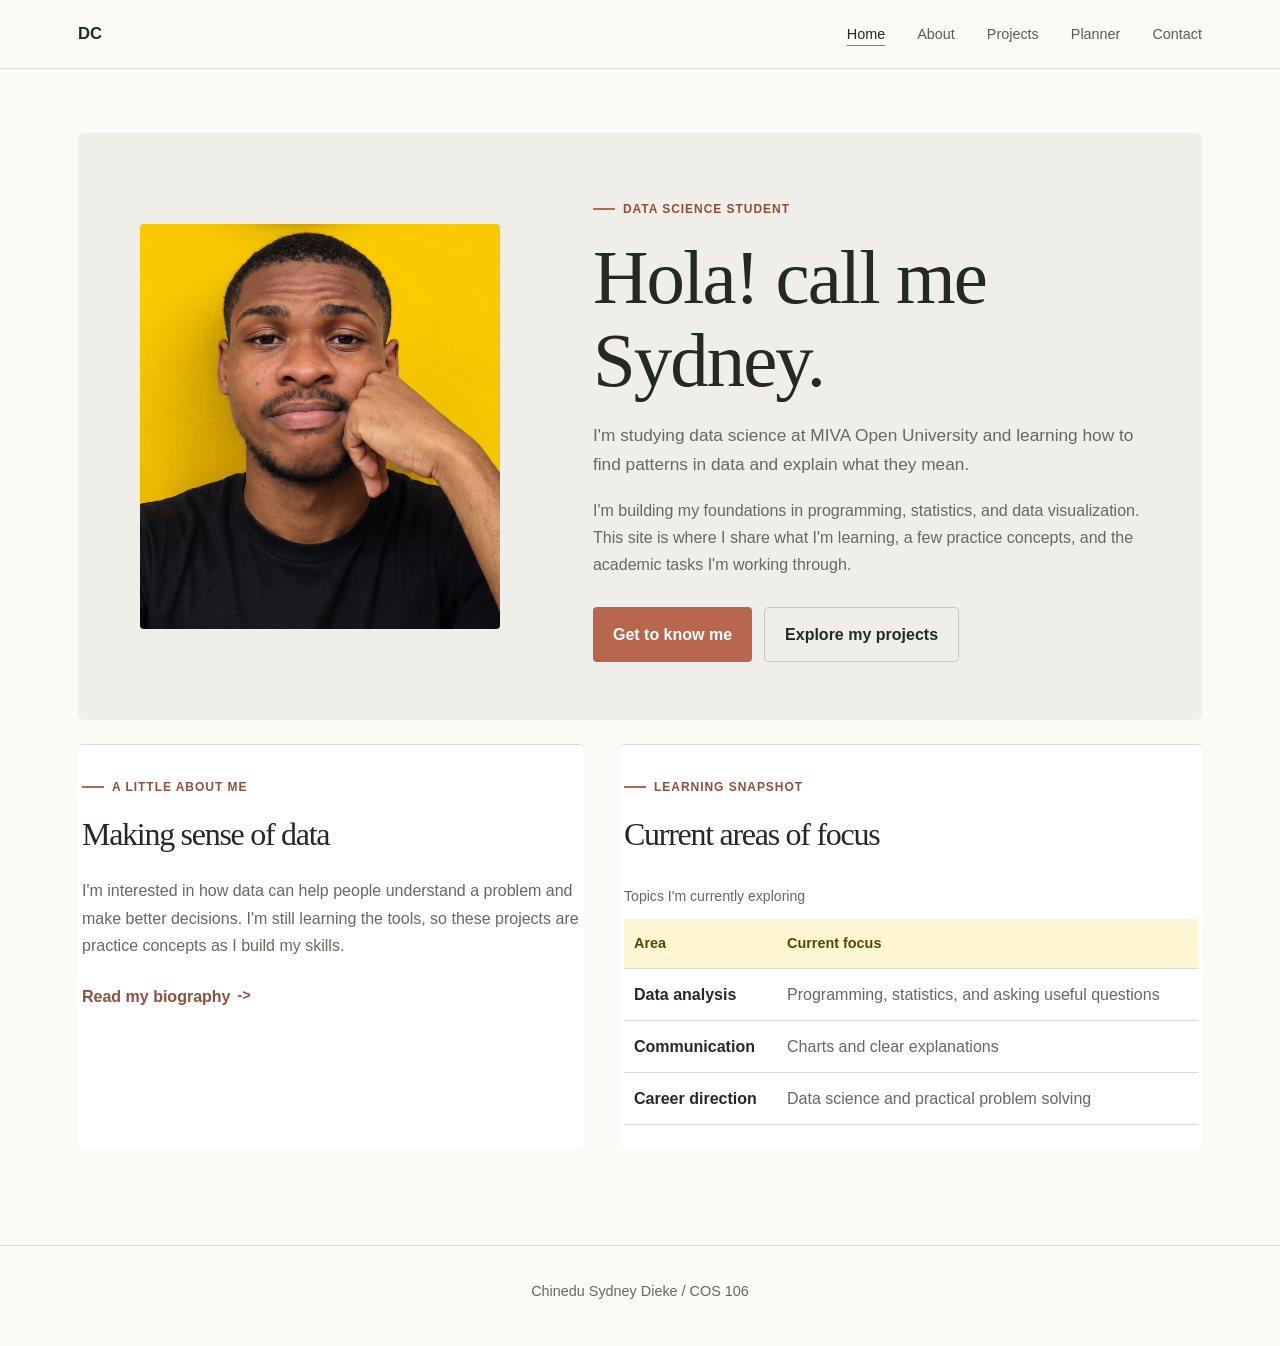
<file: index.html>
<!DOCTYPE html>
<html lang="en">
  <head>
    <meta charset="UTF-8" />
    <meta name="viewport" content="width=device-width, initial-scale=1.0" />
    <meta name="description" content="Chinedu Sydney Dieke's data science student portfolio." />
    <title>Chinedu Sydney Dieke | Data Science Student</title>
    <link rel="stylesheet" href="css/styles.css" />
  </head>
  <body>
    <header class="topbar">
      <nav class="nav" aria-label="Main navigation">
        <a class="brand" href="index.html">DC</a>
        <div class="nav-links">
          <a href="index.html" aria-current="page">Home</a>
          <a href="views/about.html">About</a>
          <a href="views/project.html">Projects</a>
          <a href="views/academic-planner.html">Planner</a>
          <a href="views/contact.html">Contact</a>
        </div>
      </nav>
    </header>

    <main class="container">
      <section class="hero home-hero" aria-labelledby="welcome-heading">
        <img class="profile-img" src="assets/images/dieke-portrait.png" alt="Portrait of Chinedu Sydney Dieke" />
        <div>
          <span class="eyebrow">Data science student</span>
          <h1 id="welcome-heading">Hola! call me Sydney.</h1>
          <p class="lead">I'm studying data science at MIVA Open University and learning how to find patterns in data and explain what they mean.</p>
          <p>I'm building my foundations in programming, statistics, and data visualization. This site is where I share what I'm learning, a few practice concepts, and the academic tasks I'm working through.</p>
          <div class="cta-group">
            <a class="btn btn-primary" href="views/about.html">Get to know me</a>
            <a class="btn btn-secondary" href="views/project.html">Explore my projects</a>
          </div>
        </div>
      </section>

      <section class="home-details" aria-label="Profile and learning resources">
        <article class="card">
          <span class="eyebrow">A little about me</span>
          <h2>Making sense of data</h2>
          <p>I'm interested in how data can help people understand a problem and make better decisions. I'm still learning the tools, so these projects are practice concepts as I build my skills.</p>
          <a class="project-link" href="views/about.html">Read my biography</a>
        </article>
        <article class="card">
          <span class="eyebrow">Learning snapshot</span>
          <h2>Current areas of focus</h2>
          <div class="table-wrap">
            <table>
              <caption>Topics I'm currently exploring</caption>
              <thead><tr><th scope="col">Area</th><th scope="col">Current focus</th></tr></thead>
              <tbody>
                <tr><th scope="row">Data analysis</th><td>Programming, statistics, and asking useful questions</td></tr>
                <tr><th scope="row">Communication</th><td>Charts and clear explanations</td></tr>
                <tr><th scope="row">Career direction</th><td>Data science and practical problem solving</td></tr>
              </tbody>
            </table>
          </div>
        </article>
      </section>

    </main>
    <footer class="site-footer"><p>Chinedu Sydney Dieke / COS 106</p></footer>
  </body>
</html>
</file>
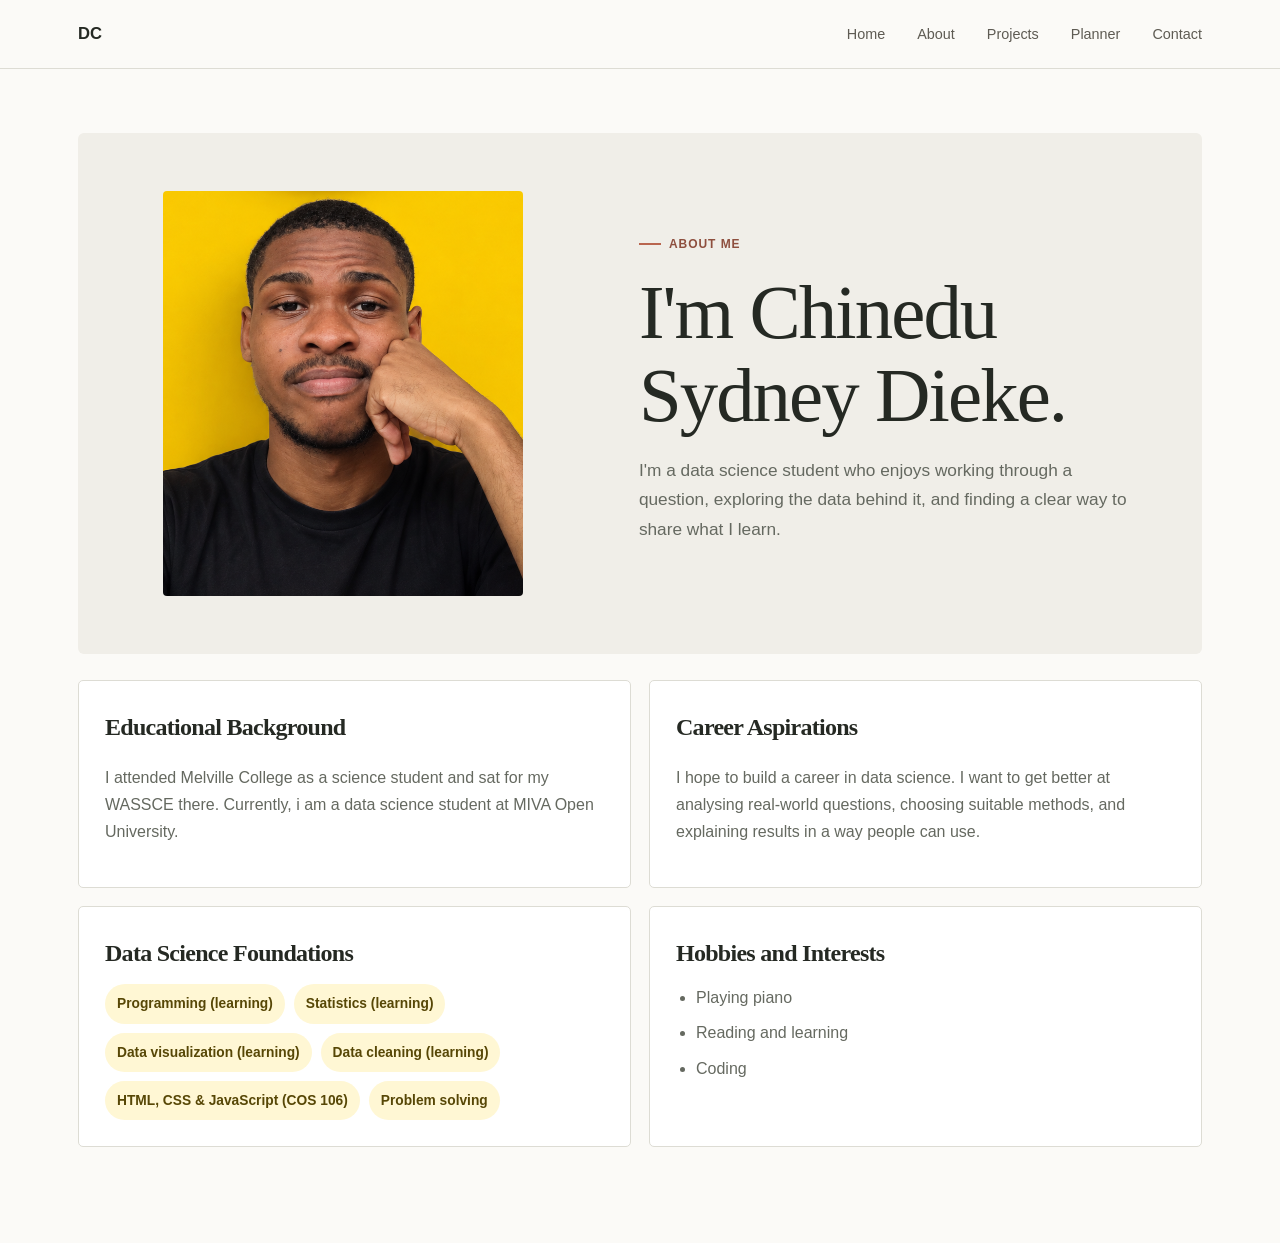
<file: views/about.html>
<!DOCTYPE html>
<html lang="en">
  <head>
    <meta charset="UTF-8" />
    <meta name="viewport" content="width=device-width, initial-scale=1.0" />
    <meta name="description" content="About Chinedu Sydney Dieke, a data science student at MIVA Open University." />
    <title>About Chinedu Sydney Dieke</title>
    <link rel="stylesheet" href="../css/styles.css" />
  </head>
  <body>
    <header class="topbar">
      <nav class="nav">
        <a class="brand" href="../index.html">DC</a>
        <div class="nav-links">
          <a href="../index.html">Home</a>
          <a href="about.html">About</a>
          <a href="project.html">Projects</a>
          <a href="academic-planner.html">Planner</a>
          <a href="contact.html">Contact</a>
        </div>
      </nav>
    </header>

    <main class="container">
      <section class="hero">
        <img class="hero-image" src="../assets/images/dieke-portrait.png" alt="Portrait of Chinedu Sydney Dieke" />
        <div>
          <span class="eyebrow">About Me</span>
          <h1>I'm Chinedu Sydney Dieke.</h1>
          <p class="lead">I'm a data science student who enjoys working through a question, exploring the data behind it, and finding a clear way to share what I learn.</p>
        </div>
      </section>

      <section class="grid">
        <article class="card">
          <h2>Educational Background</h2>
          <p>
            I attended Melville College as a science student and sat for my WASSCE there. Currently, i am a data science student at MIVA Open University.
          </p>
        </article>

        <article class="card">
          <h2>Career Aspirations</h2>
          <p>
            I hope to build a career in data science. I want to get better at analysing real-world
            questions, choosing suitable methods, and explaining results in a way people can use.
          </p>
        </article>

        <article class="card">
          <h2>Data Science Foundations</h2>
          <div class="skills">
            <span class="skill-pill">Programming (learning)</span>
            <span class="skill-pill">Statistics (learning)</span>
            <span class="skill-pill">Data visualization (learning)</span>
            <span class="skill-pill">Data cleaning (learning)</span>
            <span class="skill-pill">HTML, CSS &amp; JavaScript (COS 106)</span>
            <span class="skill-pill">Problem solving</span>
          </div>
        </article>

        <article class="card">
          <h2>Hobbies and Interests</h2>
          <ul>
            <li>Playing piano</li>
            <li>Reading and learning</li>
            <li>Coding</li>
          </ul>
        </article>
      </section>
    </main>
  </body>
</html>
</file>
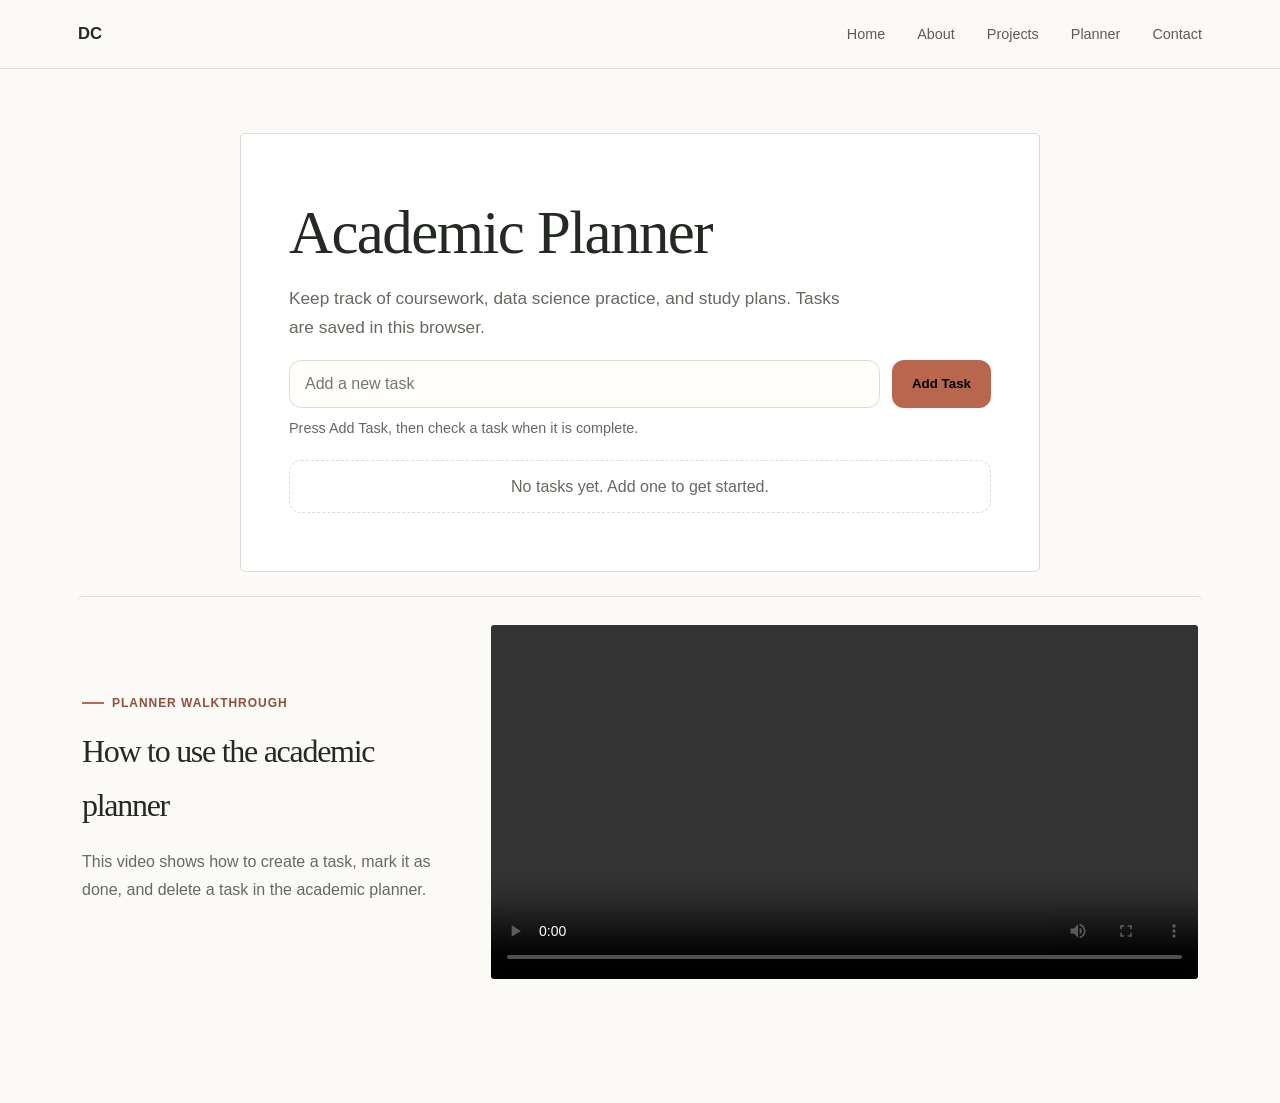
<file: views/academic-planner.html>
<!DOCTYPE html>
<html lang="en">
  <head>
    <meta charset="UTF-8" />
    <meta name="viewport" content="width=device-width, initial-scale=1.0" />
    <title>Academic Planner</title>
    <link rel="stylesheet" href="../css/styles.css" />
  </head>
  <body>
    <header class="topbar">
      <nav class="nav">
        <a class="brand" href="../index.html">DC</a>
        <div class="nav-links">
          <a href="../index.html">Home</a>
          <a href="about.html">About</a>
          <a href="project.html">Projects</a>
          <a href="academic-planner.html">Planner</a>
          <a href="contact.html">Contact</a>
        </div>
      </nav>
    </header>

    <main class="container">
      <div class="planner-box">
        <h1>Academic Planner</h1>

        <p class="lead">Keep track of coursework, data science practice, and study plans. Tasks are saved in this browser.</p>
        <form id="task-form">
          <label class="visually-hidden" for="task-input">New academic task</label>
          <input type="text" id="task-input" placeholder="Add a new task" aria-describedby="planner-help" />
          <button class="add-btn" type="submit">Add Task</button>
        </form>
        <p id="planner-help" class="muted-note">Press Add Task, then check a task when it is complete.</p>

        <ul id="task-list" aria-live="polite"></ul>
      </div>

      <section class="media-section card" aria-labelledby="planner-video-heading">
        <div>
          <span class="eyebrow">Planner walkthrough</span>
          <h2 id="planner-video-heading">How to use the academic planner</h2>
          <p>This video shows how to create a task, mark it as done, and delete a task in the academic planner.</p>
        </div>
        <video controls preload="metadata" aria-label="Academic planner walkthrough showing how to create, complete, and delete tasks">
          <source src="../Academic%20Planner%20and%204%20more%20pages%20-%20School%20-%20Microsoft%E2%80%8B%20Edge%202026-11-03%2015-30-14.mp4" type="video/mp4" />
          Your browser does not support video playback.
        </video>
      </section>
    </main>

    <script src="../js/script.js"></script>
  </body>
</html>
</file>
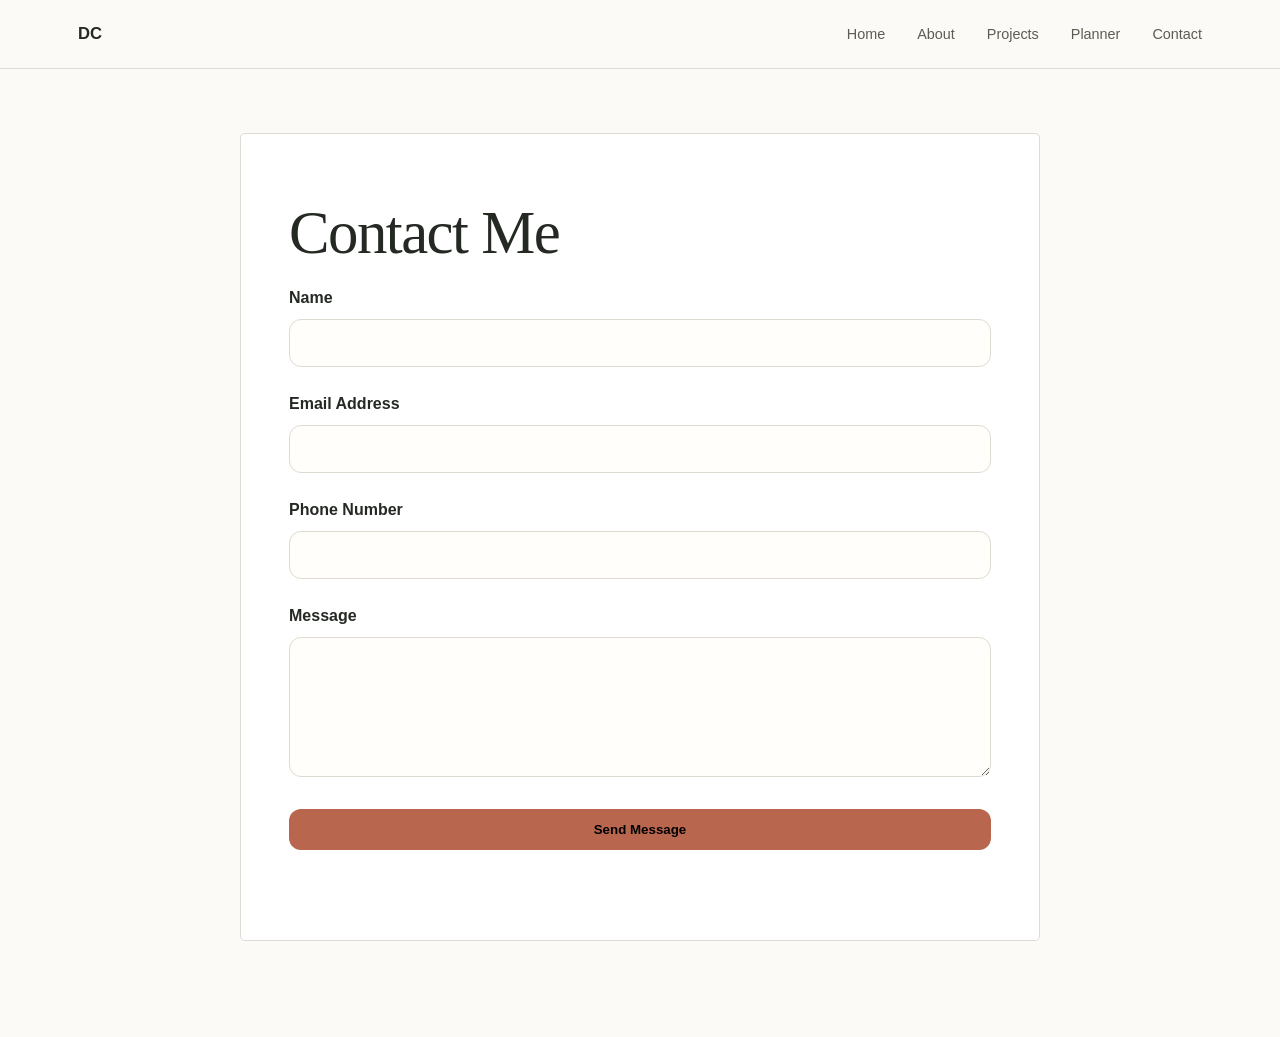
<file: views/contact.html>
<!DOCTYPE html>
<html lang="en">
  <head>
    <meta charset="UTF-8" />
    <meta name="viewport" content="width=device-width, initial-scale=1.0" />
    <title>Contact Me</title>
    <link rel="stylesheet" href="../css/styles.css" />
  </head>
  <body>
    <header class="topbar">
      <nav class="nav">
        <a class="brand" href="../index.html">DC</a>
        <div class="nav-links">
          <a href="../index.html">Home</a>
          <a href="about.html">About</a>
          <a href="project.html">Projects</a>
          <a href="academic-planner.html">Planner</a>
          <a href="contact.html">Contact</a>
        </div>
      </nav>
    </header>

    <main class="container">
      <div class="contact-box">
        <h1>Contact Me</h1>

        <form id="contact-form" novalidate>
          <div>
            <label for="name">Name</label>
            <input type="text" id="name" name="name" autocomplete="name" aria-describedby="name-error" required />
            <span id="name-error" class="field-error" aria-live="polite"></span>
          </div>

          <div>
            <label for="email">Email Address</label>
            <input type="email" id="email" name="email" autocomplete="email" aria-describedby="email-error" required />
            <span id="email-error" class="field-error" aria-live="polite"></span>
          </div>

          <div>
            <label for="phone">Phone Number</label>
            <input type="tel" id="phone" name="phone" inputmode="numeric" autocomplete="tel" aria-describedby="phone-error" required />
            <span id="phone-error" class="field-error" aria-live="polite"></span>
          </div>

          <div>
            <label for="message">Message</label>
            <textarea id="message" name="message" rows="5" aria-describedby="message-error" required></textarea>
            <span id="message-error" class="field-error" aria-live="polite"></span>
          </div>

          <button type="submit">Send Message</button>
          <p id="form-status" class="form-status" role="status" aria-live="polite"></p>
        </form>
      </div>
    </main>

    <script src="../js/script.js"></script>
  </body>
</html>
</file>
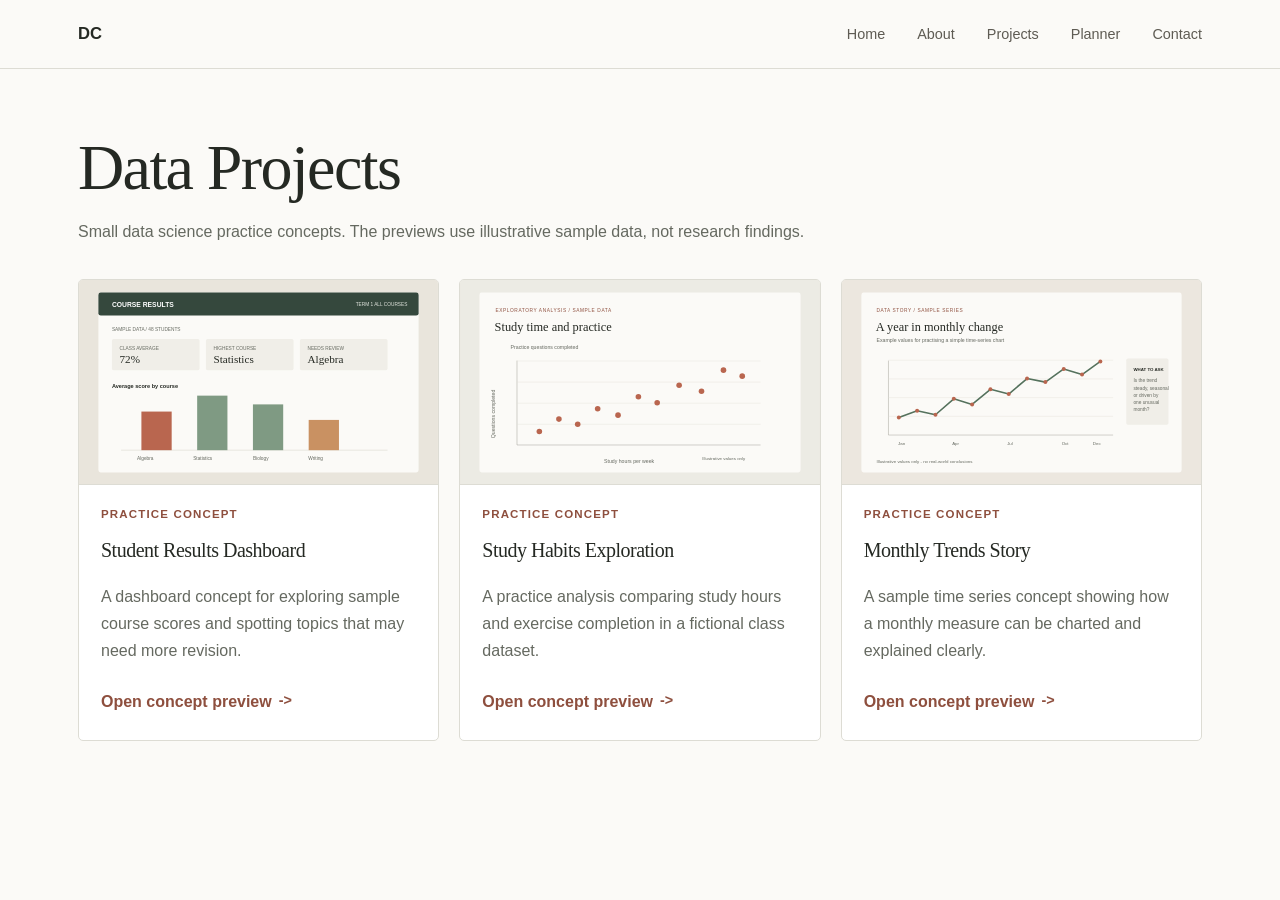
<file: views/project.html>
<!DOCTYPE html>
<html lang="en">
  <head>
    <meta charset="UTF-8" />
    <meta name="viewport" content="width=device-width, initial-scale=1.0" />
    <meta name="description" content="Data science practice concepts by Chinedu Sydney Dieke." />
    <title>Data Science Projects</title>
    <link rel="stylesheet" href="../css/styles.css" />
  </head>
  <body>
    <header class="topbar">
      <nav class="nav">
        <a class="brand" href="../index.html">DC</a>
        <div class="nav-links">
          <a href="../index.html">Home</a>
          <a href="about.html">About</a>
          <a href="project.html">Projects</a>
          <a href="academic-planner.html">Planner</a>
          <a href="contact.html">Contact</a>
        </div>
      </nav>
    </header>

    <main class="container">
      <header class="page-header">
        <h1>Data Projects</h1>
        <p>Small data science practice concepts. The previews use illustrative sample data, not research findings.</p>
      </header>

      <section class="project-grid">
        <article class="project-card">
          <img src="../assets/images/student-results-dashboard.svg" alt="Sample student results dashboard with course score bars" />
          <div class="project-content">
            <p class="project-kicker">Practice concept</p>
            <h2>Student Results Dashboard</h2>
            <p>A dashboard concept for exploring sample course scores and spotting topics that may need more revision.</p>
            <a class="project-link" href="../assets/images/student-results-dashboard.svg" target="_blank" rel="noopener noreferrer">Open concept preview</a>
          </div>
        </article>

        <article class="project-card">
          <img src="../assets/images/study-habits-exploration.svg" alt="Sample scatter plot comparing study hours and practice questions" />
          <div class="project-content">
            <p class="project-kicker">Practice concept</p>
            <h2>Study Habits Exploration</h2>
            <p>A practice analysis comparing study hours and exercise completion in a fictional class dataset.</p>
            <a class="project-link" href="../assets/images/study-habits-exploration.svg" target="_blank" rel="noopener noreferrer">Open concept preview</a>
          </div>
        </article>

        <article class="project-card">
          <img src="../assets/images/monthly-trends-story.svg" alt="Sample monthly trend chart with a data interpretation prompt" />
          <div class="project-content">
            <p class="project-kicker">Practice concept</p>
            <h2>Monthly Trends Story</h2>
            <p>A sample time series concept showing how a monthly measure can be charted and explained clearly.</p>
            <a class="project-link" href="../assets/images/monthly-trends-story.svg" target="_blank" rel="noopener noreferrer">Open concept preview</a>
          </div>
        </article>
      </section>
    </main>
  </body>
</html>
</file>
<file: css/styles.css>
:root{--ink:#171717;--muted:#66645d;--paper:#fffefa;--sun:#ffd43b;--line:#e9e5d8;--shadow:0 20px 60px rgba(25,22,10,.08)}
*{box-sizing:border-box}html{scroll-behavior:smooth}body{margin:0;background:var(--paper);color:var(--ink);font-family:Inter,ui-sans-serif,system-ui,-apple-system,"Segoe UI",sans-serif;line-height:1.65}a{color:inherit;text-decoration:none}.topbar{position:sticky;top:0;z-index:5;background:rgba(255,254,250,.9);backdrop-filter:blur(16px);border-bottom:1px solid var(--line)}.nav{max-width:1180px;margin:auto;min-height:76px;padding:12px 28px;display:flex;justify-content:space-between;align-items:center;gap:24px}.brand{font-size:1.12rem;font-weight:850;letter-spacing:-.04em}.brand:before{content:"";display:inline-block;width:12px;height:12px;background:var(--sun);border-radius:50%;margin-right:10px}.nav-links{display:flex;gap:clamp(14px,2.5vw,34px);align-items:center}.nav-links a{font-size:.9rem;font-weight:650;color:#5e5b53;transition:color .2s}.nav-links a:hover,.nav-links a:focus-visible{color:#000}.container{width:min(1180px,100%);margin:auto;padding:64px 28px 96px}.hero{position:relative;overflow:hidden;display:grid;grid-template-columns:.9fr 1.1fr;gap:clamp(36px,7vw,92px);align-items:center;background:#f8f5e9;border-radius:30px;padding:clamp(28px,6vw,76px);box-shadow:var(--shadow)}.hero:after{content:"";position:absolute;width:220px;height:220px;border-radius:50%;background:var(--sun);opacity:.3;right:-90px;top:-105px}.profile-img,.hero-image{width:100%;max-width:390px;aspect-ratio:4/4.5;object-fit:cover;display:block;margin:auto;border-radius:24px;box-shadow:12px 12px 0 var(--sun)}.eyebrow{display:inline-flex;align-items:center;gap:8px;color:#5a4a05;font-size:.75rem;font-weight:800;letter-spacing:.13em;text-transform:uppercase}.eyebrow:before{content:"";width:22px;height:2px;background:#d3a900}h1{font-size:clamp(2.7rem,6vw,5.25rem);line-height:1.02;letter-spacing:-.065em;margin:18px 0}.lead{color:var(--muted);font-size:1.08rem;max-width:580px}.cta-group{display:flex;flex-wrap:wrap;gap:12px;margin-top:28px}.btn{display:inline-flex;align-items:center;justify-content:center;padding:13px 20px;border-radius:999px;font-weight:750;transition:transform .2s,background .2s}.btn:hover{transform:translateY(-2px)}.btn-primary{background:var(--sun);color:#171717}.btn-primary:hover,.add-btn:hover,button:hover{background:#f0c51f}.btn-secondary{background:#fff;border:1px solid var(--line)}.summary-grid{display:grid;grid-template-columns:repeat(3,minmax(0,1fr));gap:18px;margin-top:28px}.card{background:#fff;border:1px solid var(--line);border-radius:20px;padding:26px;box-shadow:0 8px 28px rgba(25,22,10,.035)}.card h3,.card h2{margin:0 0 10px;letter-spacing:-.03em}.card p,.card li,.project-content p,.page-header p,.lead,ul,li{color:var(--muted)}.grid{display:grid;grid-template-columns:repeat(2,minmax(0,1fr));gap:18px;margin-top:26px}ul{margin:0;padding-left:20px}li{margin-bottom:8px}.skills{display:flex;flex-wrap:wrap;gap:9px}.skill-pill{background:#fff7d4;color:#574706;padding:8px 12px;border-radius:999px;font-size:.86rem;font-weight:700}.page-header{margin-bottom:34px}.page-header h1{font-size:clamp(2.5rem,5vw,4rem);margin:0 0 10px}.project-grid{display:grid;grid-template-columns:repeat(3,minmax(0,1fr));gap:20px}.project-card{background:#fff;border:1px solid var(--line);border-radius:22px;overflow:hidden;box-shadow:var(--shadow);transition:transform .25s}.project-card:hover{transform:translateY(-5px)}.project-card img{width:100%;height:220px;object-fit:cover;display:block}.project-content{padding:22px}.project-content h2{margin:0 0 10px;font-size:1.25rem;letter-spacing:-.03em}.project-link{display:inline-flex;margin-top:8px;font-weight:800;color:#775c00}.project-link:after{content:"?";margin-left:7px}.planner-box,.contact-box{background:#fff;border:1px solid var(--line);border-radius:24px;box-shadow:var(--shadow);padding:clamp(24px,5vw,48px);max-width:800px;margin:auto}.planner-box h1,.contact-box h1{font-size:clamp(2.4rem,5vw,3.8rem)}#task-form,#contact-form{display:grid;gap:18px}#task-form{display:flex;gap:12px;margin-bottom:20px}#task-input,#name,#email,#phone,#message{width:100%;padding:14px 15px;border:1px solid #dedbd1;border-radius:12px;font-size:1rem;font-family:inherit;background:#fffefa;outline:none}#task-input:focus,#name:focus,#email:focus,#phone:focus,#message:focus{border-color:#d0a800;box-shadow:0 0 0 3px #ffd43b45}#task-input{flex:1}#message{min-height:140px;resize:vertical}button{padding:13px 20px;border:0;border-radius:12px;background:var(--sun);cursor:pointer;font-weight:800;transition:background .2s}#task-list{list-style:none;padding:0;margin:0}#task-list li{display:flex;align-items:center;justify-content:space-between;gap:12px;background:#fffefa;border:1px solid var(--line);border-radius:12px;padding:12px 14px;margin-bottom:10px;color:var(--ink)}.task-main{display:flex;align-items:center;gap:10px;flex:1}.delete-btn{background:#171717;color:#fff;margin-left:12px}.delete-btn:hover{background:#393939}label{display:block;font-weight:750;margin-bottom:8px}:focus-visible{outline:3px solid #d3a900;outline-offset:3px}@media(max-width:850px){.project-grid{grid-template-columns:repeat(2,minmax(0,1fr))}.hero{gap:36px}.summary-grid{grid-template-columns:1fr 1fr}.summary-grid .card:last-child{grid-column:span 2}}@media(max-width:620px){.nav{align-items:flex-start;flex-direction:column;padding:15px 20px;gap:10px}.nav-links{width:100%;gap:8px 18px;flex-wrap:wrap}.nav-links a{font-size:.84rem}.container{padding:36px 18px 64px}.hero,.grid,.summary-grid,.project-grid{grid-template-columns:1fr}.hero{padding:26px;gap:30px;border-radius:22px}.profile-img,.hero-image{max-width:300px}.summary-grid .card:last-child{grid-column:auto}.project-card img{height:210px}#task-form{flex-direction:column}}
/* Homepage sections and semantic table */
.brand{white-space:nowrap}.home-hero{grid-template-columns:.8fr 1.2fr}.home-hero p:not(.lead){max-width:620px;color:var(--muted)}
.home-details{display:grid;grid-template-columns:1fr 1.15fr;gap:18px;margin-top:24px}.home-details .card{padding:clamp(22px,4vw,36px)}
.home-details h2,.media-section h2{font-size:clamp(1.5rem,3vw,2rem);letter-spacing:-.04em;margin:10px 0}
.table-wrap{overflow-x:auto}table{width:100%;border-collapse:collapse;text-align:left;margin-top:14px}caption{text-align:left;color:var(--muted);font-size:.88rem;padding:0 0 10px}th,td{padding:12px 10px;border-bottom:1px solid var(--line);vertical-align:top}thead th{background:#fff7d4;color:#574706;font-size:.9rem}tbody th{font-weight:700}td{color:var(--muted)}
.media-section{display:grid;grid-template-columns:.7fr 1.3fr;gap:28px;align-items:center;margin-top:24px}.media-section p{color:var(--muted)}.media-section video{display:block;width:100%;max-height:380px;background:#171717;border-radius:16px}.site-footer{text-align:center;padding:8px 20px 28px;color:var(--muted);font-size:.9rem}
.field-error{display:block;color:#a12622;font-size:.9rem;margin-top:5px}.form-status{min-height:1.5em;margin:0;color:#276749}.form-status.is-error{color:#a12622}#task-input[aria-invalid="true"]{border-color:#a12622}
@media(max-width:850px){.home-hero,.home-details,.media-section{grid-template-columns:1fr}.home-hero{gap:34px}.home-hero .profile-img{max-width:300px}.media-section video{max-height:320px}}
.project-link:after{content:"→"}.task-completed{text-decoration:line-through;color:#64748b}.empty-state{justify-content:center!important;color:var(--muted)!important;background:transparent!important;border-style:dashed!important}.muted-note{margin:-12px 0 20px;color:var(--muted);font-size:.9rem}.visually-hidden{position:absolute;width:1px;height:1px;padding:0;margin:-1px;overflow:hidden;clip:rect(0,0,0,0);white-space:nowrap;border:0}
@media(max-width:620px){.home-details{grid-template-columns:1fr}.media-section{padding:22px}.table-wrap{margin-right:-4px}th,td{padding:10px 8px}}

/* A quieter, more personal visual style */
:root{--ink:#252923;--muted:#656960;--paper:#fbfaf7;--sun:#b9664f;--line:#dddcd4;--shadow:none}
body{font-family:Arial,Helvetica,sans-serif;line-height:1.7}
.topbar{background:var(--paper);backdrop-filter:none}
.nav{min-height:68px}.brand{font-size:1.04rem;letter-spacing:0}.brand:before{display:none}
.nav-links a{font-weight:500}.nav-links a[aria-current="page"]{color:var(--ink);text-decoration:underline;text-decoration-color:var(--sun);text-underline-offset:6px}
h1,h2,.project-content h2{font-family:Georgia,"Times New Roman",serif;letter-spacing:-.025em}
h1{font-weight:500;line-height:1.08}.hero{background:#f0eee8;border-radius:6px;box-shadow:none;padding:clamp(26px,5vw,58px)}.hero:after{display:none}
.profile-img,.hero-image{max-width:360px;aspect-ratio:4/4.5;border-radius:4px;box-shadow:none;object-position:center 34%}
.eyebrow{color:#8e4f3e;letter-spacing:.08em}.eyebrow:before{background:#b9664f}
.btn{border-radius:4px;transition:background .18s,color .18s}.btn-primary{background:#b9664f;color:#fff}.btn-primary:hover,.add-btn:hover,button:hover{background:#984c39}.btn-secondary{border-color:#c9c7bd;background:transparent}
.home-details .card,.media-section.card,.card,.project-card,.planner-box,.contact-box{border-radius:5px;box-shadow:none}
.home-details .card{border:0;border-top:1px solid var(--line);padding:24px 4px}.home-details{gap:36px}.home-details h2,.media-section h2{font-family:Georgia,"Times New Roman",serif;font-weight:500}
.media-section.card{background:transparent;border:0;border-top:1px solid var(--line);padding:28px 4px}.media-section video{border-radius:4px}
.project-card{transition:none}.project-card:hover{transform:none}.project-card img{height:205px}.project-link{color:#8e4f3e}.project-link:after{content:" ->";font-size:.9em}
.project-kicker{margin:0 0 8px!important;color:#8e4f3e!important;font-size:.72rem;text-transform:uppercase;letter-spacing:.1em;font-weight:700}
.project-card img{object-fit:cover;background:#ece9e1;border-bottom:1px solid var(--line)}.project-content{padding:20px 22px 24px}.project-content h2{font-weight:500}
.site-footer{border-top:1px solid var(--line);padding-top:18px}
@media(max-width:620px){.home-details{gap:18px}.media-section.card{padding:22px 4px}.profile-img,.hero-image{max-width:300px}}
</file>
